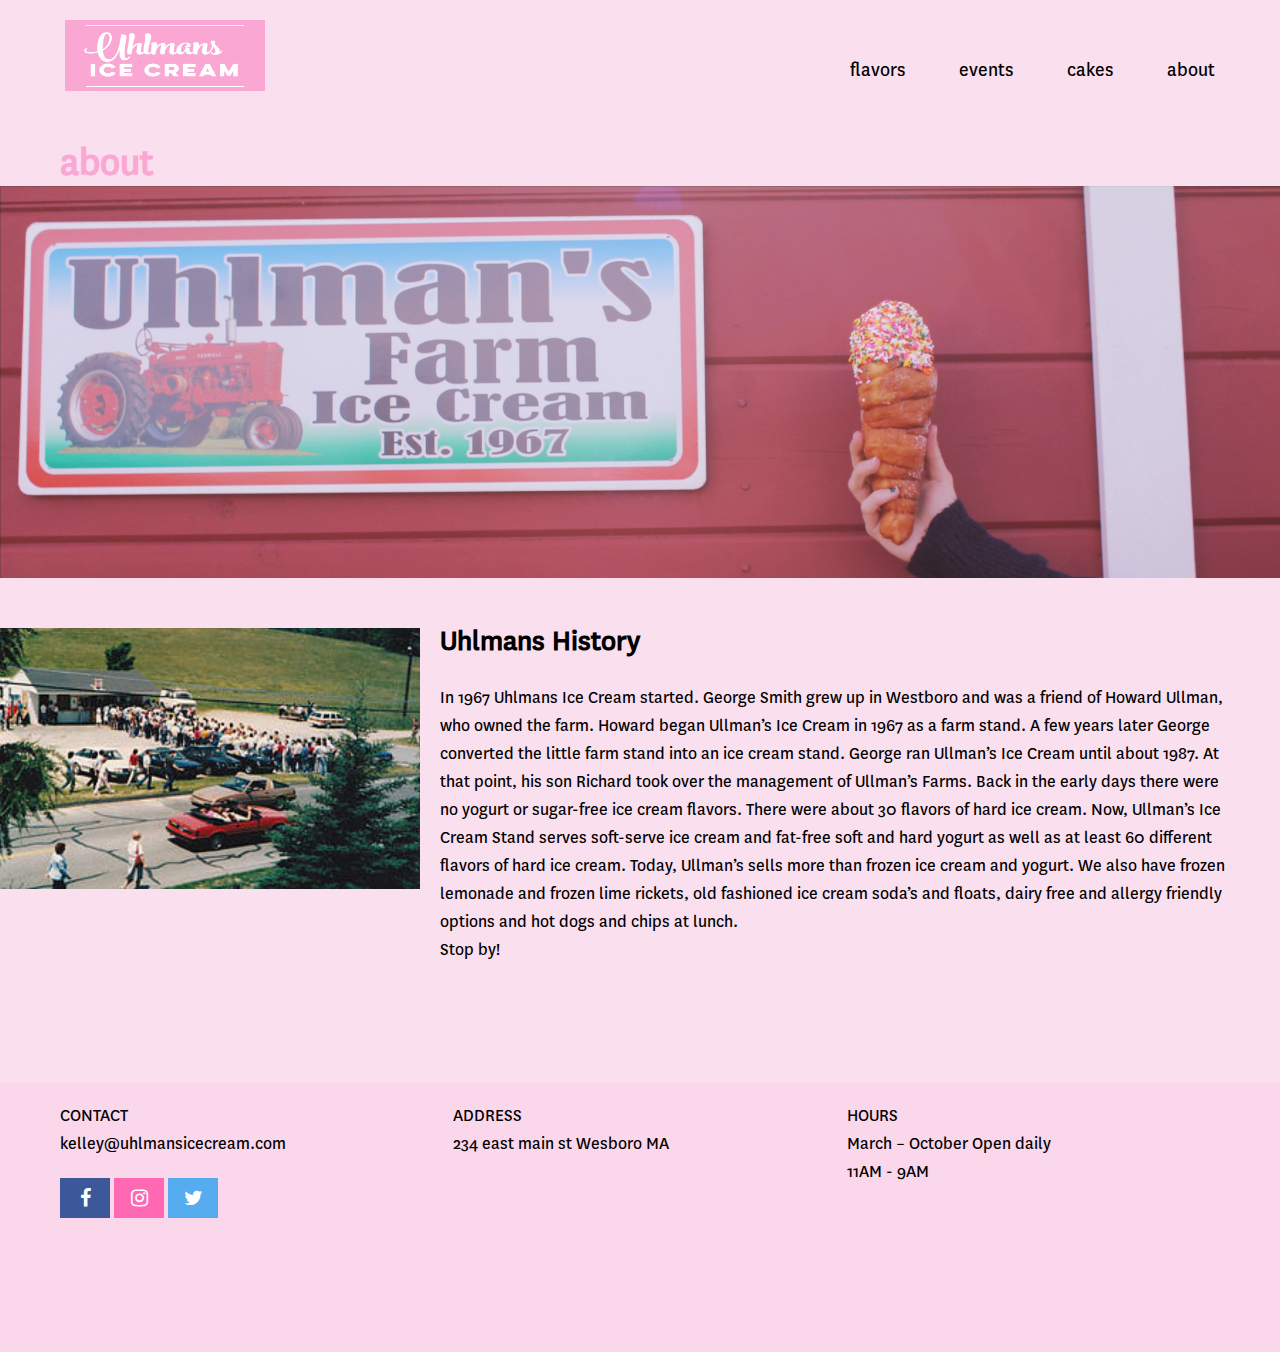
<file: about.html>
<html>
    <head> 
        <title>Cakes</title>
        <link type="text/css" rel="stylesheet" href="uhlmans_styles.css">
    </head>
    <body>

        <div class="topnav_right">
            <p>
                <a href="index.html"><img src="uhlmanslogo.png" alt="logo"></a>
            </p>
            <nav>
                <a href="flavors.html">flavors</a>
                <a href="events.html">events</a>
                <a href="cakes.html">cakes</a>
                <a href="about.html">about</a>
            </nav>
        </div>
        <h1 class="page_title">about</h1>
        <img src="about.jpg"> 



        <div class="bio_grid"> 
            <div id="name_and_bio">
                <h2 class="about_uhlmans"> Uhlmans History </h2> 
                <p>  In 1967 Uhlmans Ice Cream started. George Smith grew up in Westboro and was a friend of Howard Ullman, who owned the farm. Howard began Ullman’s Ice Cream in 1967 as a farm stand.  A few years later George converted the little farm stand into an ice cream stand. George ran Ullman’s Ice Cream until about 1987. At that point, his son Richard took over the management of Ullman’s Farms.

                    Back in the early days there were no yogurt or sugar-free ice cream flavors. There were about 30 flavors of hard ice cream.

                    Now, Ullman’s Ice Cream Stand serves soft-serve ice cream and fat-free soft and hard yogurt as well as at least 60 different flavors of hard ice cream.

                    Today, Ullman’s sells more than frozen ice cream and yogurt. We also have frozen lemonade and frozen lime rickets, old fashioned ice cream soda’s and floats, dairy free and allergy friendly options and hot dogs and chips at lunch. <br>

                    Stop by!</p>
            </div>
            <div class="bio_image">
                <img id="old_uhlmans" src="history.jpg">
            </div> 
        </div>

        <div class="footer_about">
            <div class="three_column_grid">
                <div class="container"><p>CONTACT <br>
                    kelley@uhlmansicecream.com</p>
                    <!--                    <img id="icons" src="social.png">-->
                    <link rel="stylesheet" href="https://cdnjs.cloudflare.com/ajax/libs/font-awesome/4.7.0/css/font-awesome.min.css">
                    <a href="https://www.facebook.com/UhlmansIceCream/" class="fa fa-facebook"></a>
                    <a href="https://www.instagram.com/uhlmansicecream/" class="fa fa-instagram"></a>
                    <a href="https://twitter.com/UhlmansIceCream" class="fa fa-twitter"></a>
                    
                </div>
                <div class="container"><p>ADDRESS <br>
                    234 east main st
                    Wesboro MA</p></div>
                <div class="container"><p>HOURS <br>
                    March – October Open daily<br>
                    11AM - 9AM</p></div>
            </div>


        </div>
        



    </body>
</html>
</file>
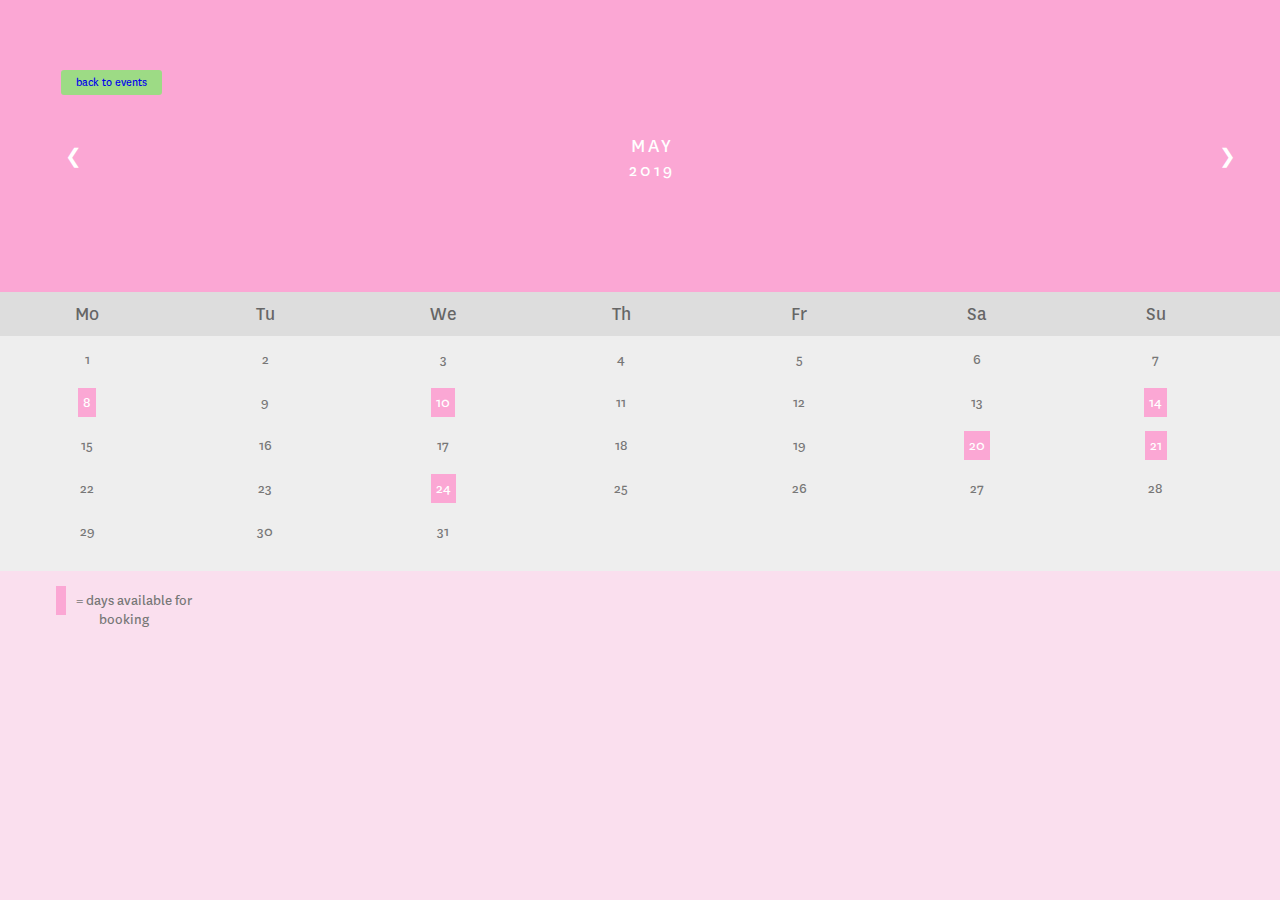
<file: calander.html>
<html>
    <head> 
        <title>Calander</title>
        <link type="text/css" rel="stylesheet" href="uhlmans_styles.css">
    </head>
    
    <body>
          
    <div class="month"> 
        <a href="events.html" class="back_to_events_button">back to events</a><br>
     
  <ul>
    <li class="prev">&#10094;</li>
    <li class="next">&#10095;</li>
    <li>May<br><span style="font-size:18px">2019</span></li>
  </ul>
</div>

<ul class="weekdays">
  <li>Mo</li>
  <li>Tu</li>
  <li>We</li>
  <li>Th</li>
  <li>Fr</li>
  <li>Sa</li>
  <li>Su</li>
</ul>

<ul class="days"> 
  <li>1</li>
  <li>2</li>
  <li>3</li>
  <li>4</li>
  <li>5</li>
  <li>6</li>
  <li>7</li>
    <li><span class="active">8</span></li>
  <li>9</li>
  <li><span class="active">10</span></li>
  <li>11</li>
  <li>12</li>
  <li>13</li>
    <li><span class="active">14</span></li>
  <li>15</li>
  <li>16</li>
  <li>17</li>
  <li>18</li>
  <li>19</li>
    <li><span class="active">20</span></li>
    <li><span class="active">21</span></li>
  <li>22</li>
  <li>23</li>
    <li><span class="active">24</span></li>
  <li>25</li>
  <li>26</li>
  <li>27</li>
  <li>28</li>
  <li>29</li>
  <li>30</li>
  <li>31</li>
  
</ul>
        <ul class="days_2"> 
            <li><span class="active"></span>= days available for booking</li>

        
        </ul>
        

    
    </body>
</file>
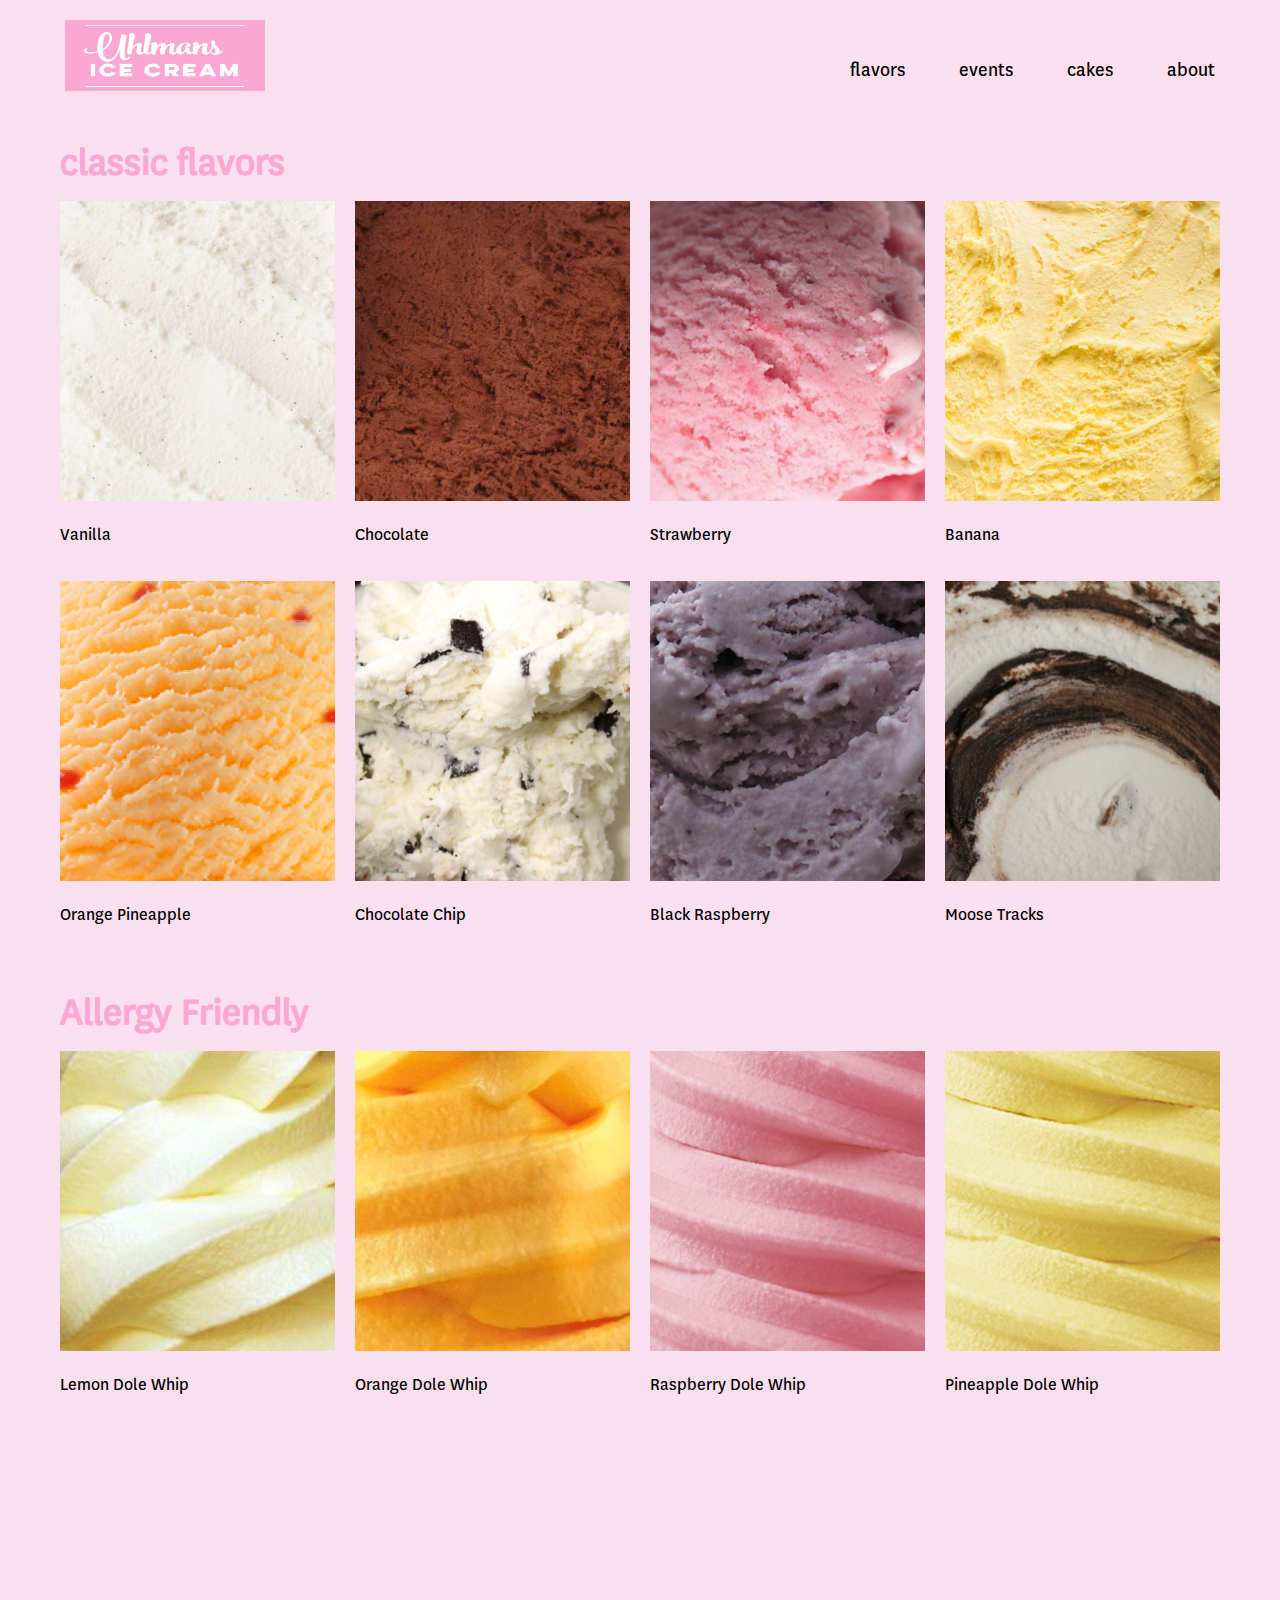
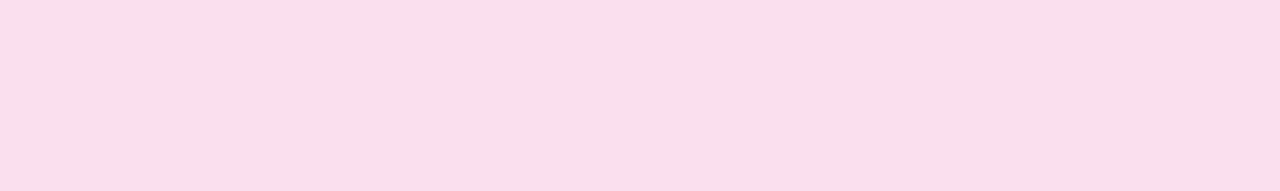
<file: flavors.html>
<html>
    <head> 
        <title>Flavors</title>
        <link type="text/css" rel="stylesheet" href="uhlmans_styles.css">

    </head>
    <body>

        <div class="topnav_right">
            <p>
                <a href="index.html"><img src="uhlmanslogo.png" alt="logo"></a>
            </p>
            <nav>
                <a href="flavors.html">flavors</a>
                <a href="events.html">events</a>
                <a href="cakes.html">cakes</a>
                <a href="about.html">about</a>
            </nav>
        </div>


        <!--
<div id="grid_parent">

</div>
-->
    <h1 class="page_title">classic flavors</h1>

        <div id="thumbnail_grid">

            <div class="image_container"><img src="vanilla.jpg"><p>Vanilla</p></div>
            <div class="image_container"><img src="choco.jpg"><p>Chocolate</p></div>
            <div class="image_container"><img src="straw.jpg"><p>Strawberry</p></div>
            <div class="image_container"><img src="banana.jpg"><p>Banana</p></div>
            <div class="image_container"><img src="orangepin.jpg"><p>Orange Pineapple</p></div>
            <div class="image_container"><img src="chocolatechip.jpg"><p>Chocolate Chip</p></div>
            <div class="image_container"><img src="blackrasp.jpg"><p>Black Raspberry</p></div>
            <div class="image_container"><img src="moosetracks.jpg"><p>Moose Tracks</p></div>
        </div>
        
        <h1 class="page_title">Allergy Friendly</h1>

        <div id="thumbnail_grid">

            <div class="image_container"><img src="lemon.jpg"><p>Lemon Dole Whip</p></div>
            <div class="image_container"><img src="orange.jpg"><p>Orange Dole Whip</p></div>
            <div class="image_container"><img src="raspberry.jpg"><p>Raspberry Dole Whip</p></div>
            <div class="image_container"><img src="pinneapple.jpg"><p>Pineapple Dole Whip</p></div>
        </div>

    </body>

</html>
</file>
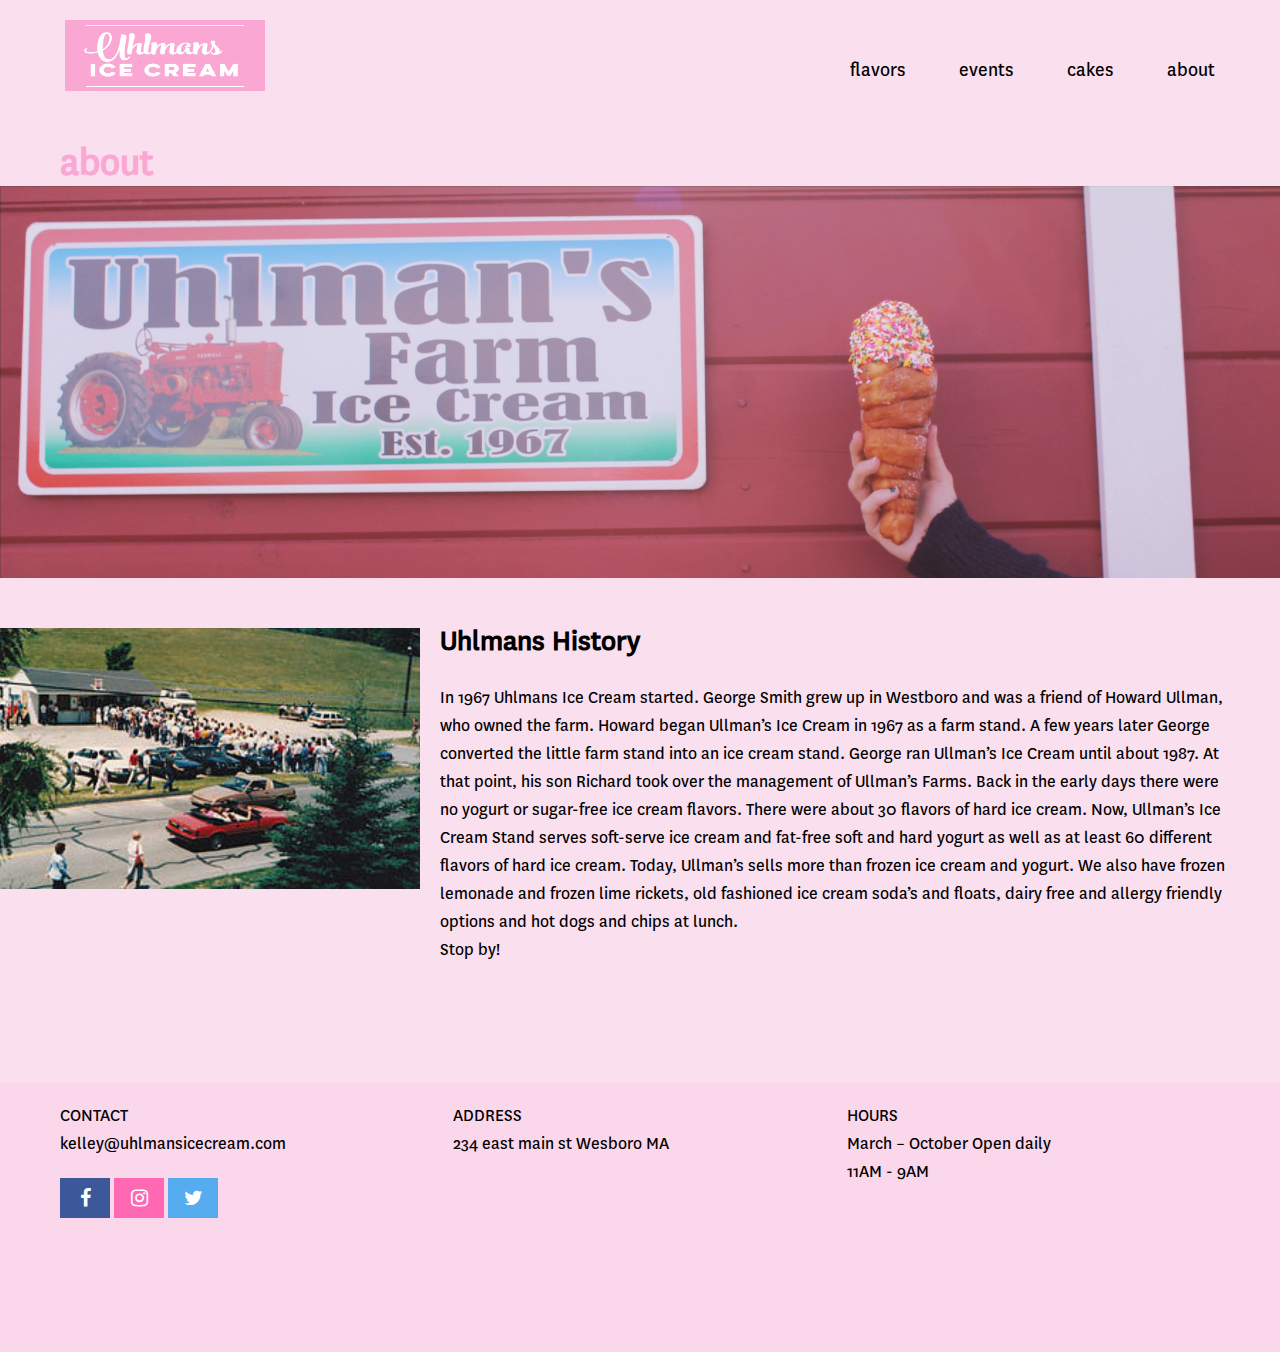
<file: project2/about.html>
<html>
    <head> 
        <title>Cakes</title>
        <link type="text/css" rel="stylesheet" href="uhlmans_styles.css">
    </head>
    <body>

        <div class="topnav_right">
            <p>
                <a href="uhlmans_home.html"><img src="uhlmanslogo.png" alt="logo"></a>
            </p>
            <nav>
                <a href="flavors.html">flavors</a>
                <a href="events.html">events</a>
                <a href="cakes.html">cakes</a>
                <a href="about.html">about</a>
            </nav>
        </div>
        <h1 class="page_title">about</h1>
        <img src="about.jpg"> 



        <div class="bio_grid"> 
            <div id="name_and_bio">
                <h2 class="about_uhlmans"> Uhlmans History </h2> 
                <p>  In 1967 Uhlmans Ice Cream started. George Smith grew up in Westboro and was a friend of Howard Ullman, who owned the farm. Howard began Ullman’s Ice Cream in 1967 as a farm stand.  A few years later George converted the little farm stand into an ice cream stand. George ran Ullman’s Ice Cream until about 1987. At that point, his son Richard took over the management of Ullman’s Farms.

                    Back in the early days there were no yogurt or sugar-free ice cream flavors. There were about 30 flavors of hard ice cream.

                    Now, Ullman’s Ice Cream Stand serves soft-serve ice cream and fat-free soft and hard yogurt as well as at least 60 different flavors of hard ice cream.

                    Today, Ullman’s sells more than frozen ice cream and yogurt. We also have frozen lemonade and frozen lime rickets, old fashioned ice cream soda’s and floats, dairy free and allergy friendly options and hot dogs and chips at lunch. <br>

                    Stop by!</p>
            </div>
            <div class="bio_image">
                <img id="old_uhlmans" src="history.jpg">
            </div> 
        </div>

        <div class="footer_about">
            <div class="three_column_grid">
                <div class="container"><p>CONTACT <br>
                    kelley@uhlmansicecream.com</p>
                    <!--                    <img id="icons" src="social.png">-->
                    <link rel="stylesheet" href="https://cdnjs.cloudflare.com/ajax/libs/font-awesome/4.7.0/css/font-awesome.min.css">
                    <a href="https://www.facebook.com/UhlmansIceCream/" class="fa fa-facebook"></a>
                    <a href="https://www.instagram.com/uhlmansicecream/" class="fa fa-instagram"></a>
                    <a href="https://twitter.com/UhlmansIceCream" class="fa fa-twitter"></a>
                    
                </div>
                <div class="container"><p>ADDRESS <br>
                    234 east main st
                    Wesboro MA</p></div>
                <div class="container"><p>HOURS <br>
                    March – October Open daily<br>
                    11AM - 9AM</p></div>
            </div>


        </div>
        



    </body>
</html>
</file>
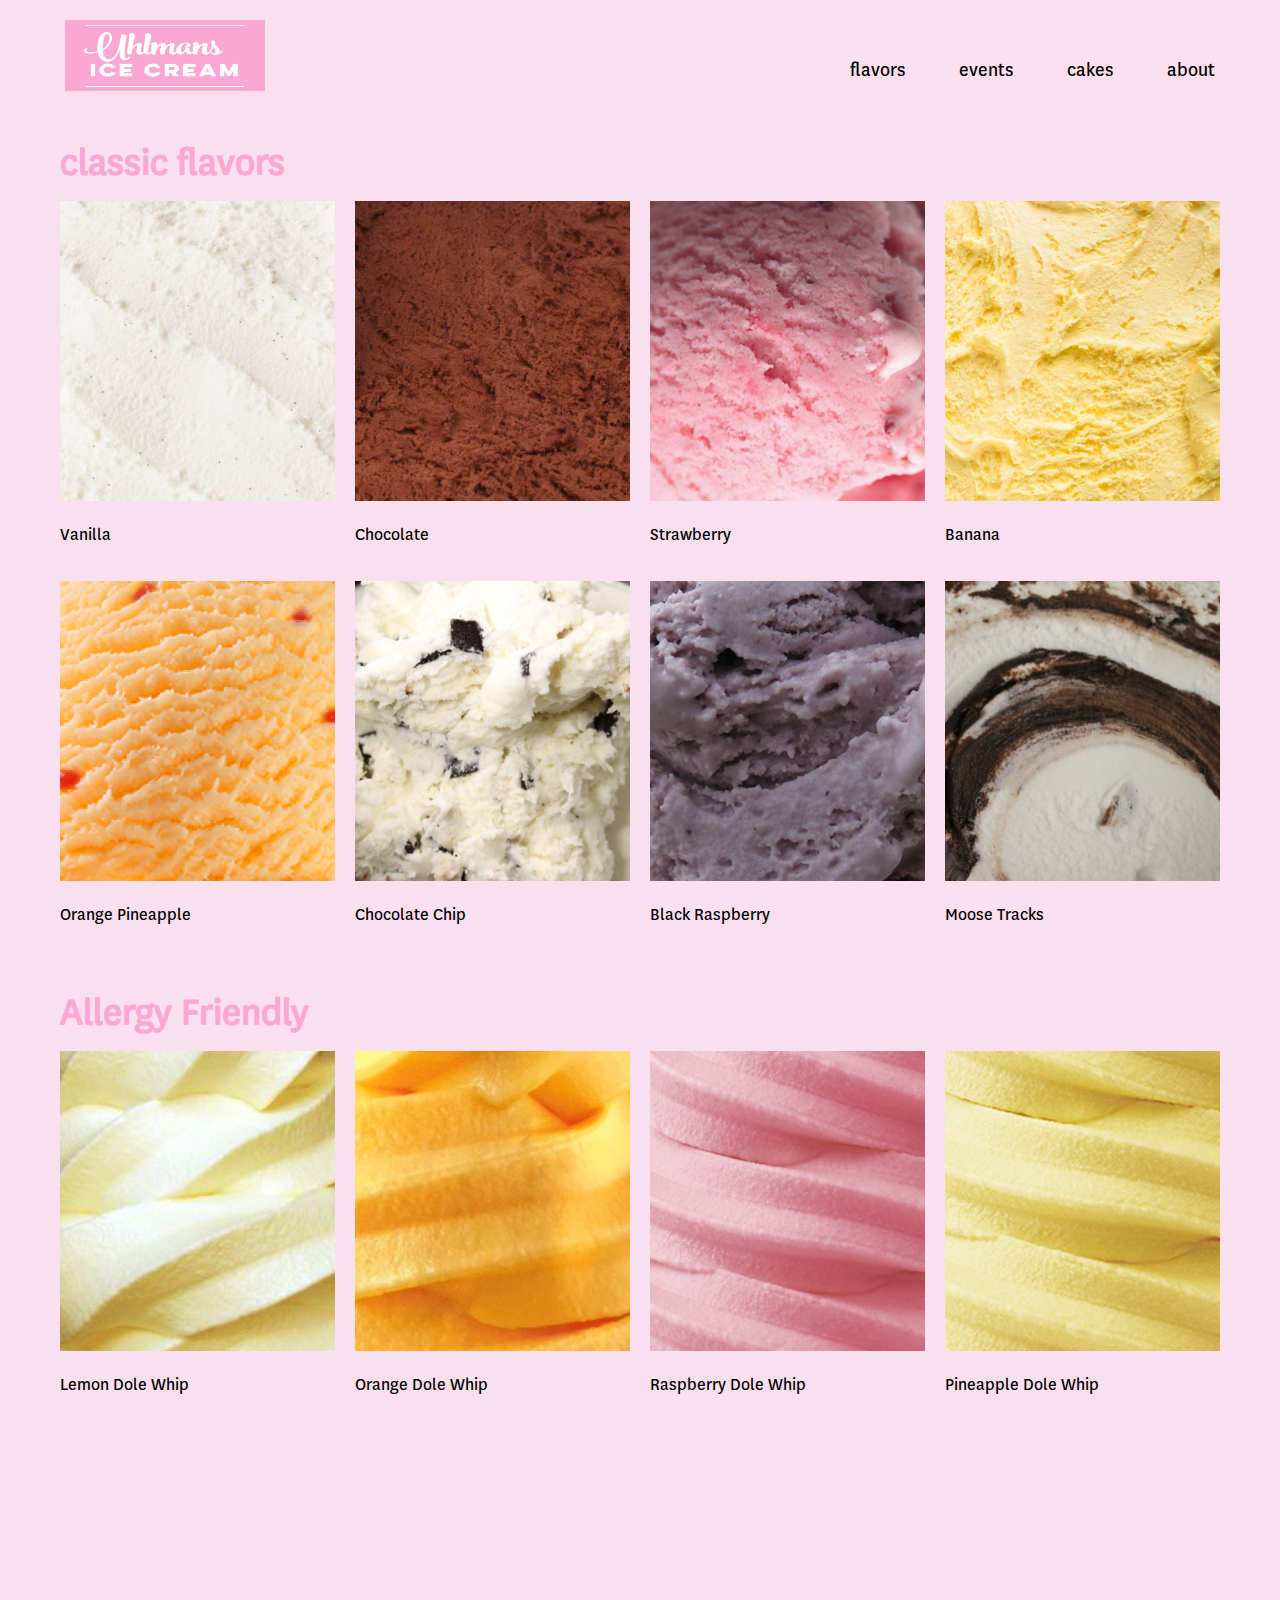
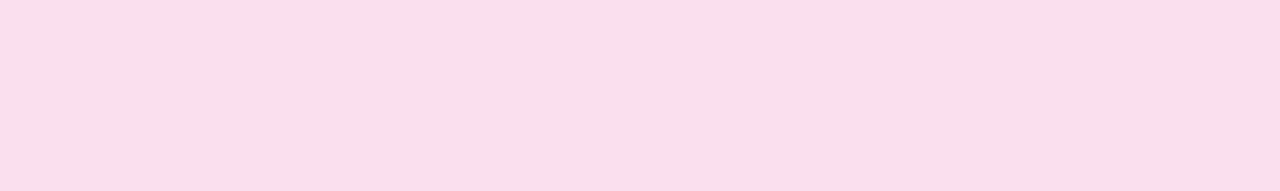
<file: project2/flavors.html>
<html>
    <head> 
        <title>Flavors</title>
        <link type="text/css" rel="stylesheet" href="uhlmans_styles.css">

    </head>
    <body>

        <div class="topnav_right">
            <p>
                <a href="uhlmans_home.html"><img src="uhlmanslogo.png" alt="logo"></a>
            </p>
            <nav>
                <a href="flavors.html">flavors</a>
                <a href="events.html">events</a>
                <a href="cakes.html">cakes</a>
                <a href="about.html">about</a>
            </nav>
        </div>


        <!--
<div id="grid_parent">

</div>
-->
    <h1 class="page_title">classic flavors</h1>

        <div id="thumbnail_grid">

            <div class="image_container"><img src="vanilla.jpg"><p>Vanilla</p></div>
            <div class="image_container"><img src="choco.jpg"><p>Chocolate</p></div>
            <div class="image_container"><img src="straw.jpg"><p>Strawberry</p></div>
            <div class="image_container"><img src="banana.jpg"><p>Banana</p></div>
            <div class="image_container"><img src="orangepin.jpg"><p>Orange Pineapple</p></div>
            <div class="image_container"><img src="chocolatechip.jpg"><p>Chocolate Chip</p></div>
            <div class="image_container"><img src="blackrasp.jpg"><p>Black Raspberry</p></div>
            <div class="image_container"><img src="moosetracks.jpg"><p>Moose Tracks</p></div>
        </div>
        
        <h1 class="page_title">Allergy Friendly</h1>

        <div id="thumbnail_grid">

            <div class="image_container"><img src="lemon.jpg"><p>Lemon Dole Whip</p></div>
            <div class="image_container"><img src="orange.jpg"><p>Orange Dole Whip</p></div>
            <div class="image_container"><img src="raspberry.jpg"><p>Raspberry Dole Whip</p></div>
            <div class="image_container"><img src="pinneapple.jpg"><p>Pineapple Dole Whip</p></div>
        </div>

    </body>

</html>
</file>
<file: uhlmans_styles.css>
@font-face { 
    font-family:National; 
    src: url(fonts/National-Regular.otf); 
    font-weight: 400 ; 
}

body { 
    background-color: #FADFEE;
    font-family: National; 
    font-size: 20px; 
    margin: 0; 
}

h1.page_title {
    font-family: National;
    font-weight: bold;
    color: #FBA7D4;
    /*    grid-column-start: 2 ;*/
    /*    grid-column-end: 3;*/
    padding: 20px ;
    margin-left: 40px; 
    padding-bottom: 0;
    margin-bottom: 0;

}

body.homepage{
    background-image: url(background.jpg);
    background-size: cover; 
    background-repeat: no-repeat;
}

body.events{
    background-image: url(events.png);
    background-size: cover; 
    background-repeat: no-repeat;
}

body.cakes{
    background-image: url(cakes.png);
    background-size: 90%; 
    background-repeat: no-repeat;

}

.topnav_right {
    /*    float: right;*/
    margin: 20px;
    /*    grid-row-start: span / 3;*/
    height: 71 ;
    display: grid ;
    grid-template-columns: repeat(2, 1fr) ; 
    align-items: center ;
    padding-right: 20px;
}

.topnav_right p {
    margin-top: 0 ;    
    margin-bottom: 0 ;    
}

.topnav_right nav {
    text-align: right ;
}

.topnav_right a { 
    color: #000000 ;
    text-decoration: none;
    padding: 25px;
    margin: 0;
}

.topnav_right img {
    width: 200px;
    height: 71px;
    /*    float: left;*/
        padding-left: 20px;
}

/* White links on the homepage. */
.white_links a {
    color: #ffffff;    
}

a:hover {
    color: #FBA7D4;  
}

.button {
    margin-top: 12em ;
    margin-left: 1.8em; 
    color: #ffffff;
    background-color: #FBA7D4; 
    border: none;
    padding: 10px 25px;
    text-align: center;
    text-decoration: none;
    display: inline-block;
    font-size: 40px;
    transition: all .3s ease ;
    border-radius: 3px;
}

.calendar_button {
    margin-top: 20em ;
    margin-left: 3.5em;
    background-color: #E18DE3; 
    border: none;
    padding: 11px 25px;
    text-align: center;
    text-decoration: none;
    display: inline-block;
    font-size: 20px;
    transition: all .3s ease ;
    border-radius: 3px;
}

.booking_button {
    margin-top: 1em ;
    margin-left: 3.5em;
    background-color: #9DDB85; 
    border: none;
    padding: 11px 27px;
    text-align: center;
    text-decoration: none;
    display: inline-block;
    font-size: 20px;
    transition: all .3s ease ;
    border-radius: 3px;
}

.calendar_button:hover {
    background-color: #A03FA2;
    color: white;
    text-decoration: none;
}

.booking_button:hover {
    background-color: #4BB423;
    color: white;

}

.order_now {
    margin-top: 1em ;
    margin-left: 3em;
    background-color: #FBA7D4; 
    border: none;
    padding: 11px 27px;
    text-align: center;
    text-decoration: none;
    display: inline-block;
    font-size: 20px;
    transition: all .3s ease ;
    border-radius: 3px;
}

.order_now:hover {
    background-color: #9DDB85;
    color: white;

}

.button:hover {
    background-color: #A03FA2;
    color: white;

}

.image_container img { 
    width: 100% ;
    height: 100% ;
    object-fit: cover ;
} 


.column {
    display: grid;
    grid-template-columns: 800px 800px 800px 800px;
    grid-gap: 1px;
}

.column img {
    margin-top: 20px;
    /*    vertical-align: middle;*/
    object-fit: cover;

}

#grid_parent {
    display: grid; 
    grid-template-columns: 1fr 1fr 1fr 1fr; 

}

#thumbnail_grid {
    display: grid; 
    grid-template-columns: 1fr 1fr 1fr 1fr;
    grid-template-rows: repeat(2, 300px) ; /* Only for 2 rows. */
    grid-column-gap: 20px; 
    grid-row-gap: 80px;  
            padding: 60px;
    padding-top: 15px;

    /*    margin-top: 100px;*/



}

ul {list-style-type: none;}


/* Month header */
.month {
    padding: 70px 25px;
    width: 98%;
    background: #FBA7D4;
    text-align: center;
}

/* Month list */
.month ul {
    margin: 40;
    padding: 0;
}

.month ul li {
    color: white;
    /*    padding-top: 20px;*/
    font-size: 20px;
    text-transform: uppercase;
    letter-spacing: 3px;
}

/* Previous button inside month header */
.month .prev {
    float: left;
    padding-top: 10px;
}

/* Next button */
.month .next {
    float: right;
    padding-top: 10px;
}

/* Weekdays (Mon-Sun) */
.weekdays {
    margin: 0;
    padding: 10px 0;
    background-color:#ddd;
}

.weekdays li {
    display: inline-block;
    width: 13.6%;
    color: #666;
    text-align: center;
}

/* Days (1-31) */
.days {
    padding: 10px 0;
    background: #eee;
    margin: 0;
}

.days li {
    list-style-type: none;
    display: inline-block;
    width: 13.6%;
    text-align: center;
    margin-bottom: 20px;
    font-size:15px;
    color: #777;
}

/* Highlight the "current" day */
.days li .active {
    padding: 5px;
    background: #FBA7D4;
    color: white !important
}

.days_2 li {
    list-style-type: none;
    display: inline-block;
    width: 13.6%;
    text-align: center;
    margin-bottom: 0px;
    font-size:15px;
    color: #777;
}


/* Highlight the "current" day */
.days_2 li .active {
    padding: 5px;
    background: #FBA7D4;
    color: white !important;
    margin-right: 10px;
}



.back_to_events_button {
    float: left; 
    margin-top: 0em ;
    margin-left: 3em;
    background-color: #9DDB85; 
    border: none;
    padding: 5px 15px;
    text-align: center;
    text-decoration: none;
    display: inline-block;
    font-size: 12px;
    transition: all .3s ease ;
    border-radius: 3px;
}

.back_to_events_button:hover {
    background-color: #4BB423;
    color: white;

}

img {
    width: 100%;
    height: ;
    margin-bottom: 20px;
}

.bio_image {
    grid-column-start: 1 ;
    grid-column-end: 2 ;  
    grid-row-start: 1 ;
    grid-row-end: 2 ;
    margin-top: 30px ;
}

.bio_grid {
    display: grid; 
    grid-template-columns: .5fr 1fr ; 
    grid-template-rows: 1fr ; 
    grid-column-gap: 20px; 
    margin-bottom: 100px;  
    
}

p {
    font-size: 18px; 
    line-height: 28px; 
}

#name_and_bio {
   margin-right: 40px;
}

.three_column_grid {
    display: grid ;
    grid-template-columns: 1fr 1fr 1fr;
    grid-column-gap: 20px; 
    grid-row-gap: 40px;  
    padding: 60px; 
    padding-bottom: 0px;
    padding-top: 20px;
    margin-top: 0px;

}

.cakes_paragraph {
    font-size: 18px; 
    line-height: 28px;
    padding-left: 55px; 
    font-weight: bolder;
    margin-bottom: 0;
}

.cake_description {
    font-size: 18px; 
    line-height: 28px;
    padding-left: 55px; 
    margin-bottom: 0;
}

.image_container p {
    margin-top: 0px;
    margin-bottom: 20px;
}

.three_column_grid p{
     margin-top: 0px;
    margin-bottom: 20px;
}

.footer_about{
    background-color: #FAD7EA;
    height: 30%;
    width: 100%;
}

container, #icons{
    width: 50px; 
    height: 10px; 
   
}

.fa {
  padding: 10px;
  font-size: 30px;
  width: 30px;
  text-align: center;
  text-decoration: none;
}

/* Add a hover effect if you want */
.fa:hover {
  opacity: 0.7;
}

/* Set a specific color for each brand */

/* Facebook */
.fa-facebook {
  background: #3B5998;
  color: white;
}

.fa-instagram {
  background: hotpink;
  color: white;
}

/* Twitter */
.fa-twitter {
  background: #55ACEE;
  color: white;
    
    }
</file>
<file: project2/uhlmans_styles.css>
@font-face { 
    font-family:National; 
    src: url(fonts/National-Regular.otf); 
    font-weight: 400 ; 
}

body { 
    background-color: #FADFEE;
    font-family: National; 
    font-size: 20px; 
    margin: 0; 
}

h1.page_title {
    font-family: National;
    font-weight: bold;
    color: #FBA7D4;
    /*    grid-column-start: 2 ;*/
    /*    grid-column-end: 3;*/
    padding: 20px ;
    margin-left: 40px; 
    padding-bottom: 0;
    margin-bottom: 0;

}

body.homepage{
    background-image: url(background.jpg);
    background-size: cover; 
    background-repeat: no-repeat;
}

body.events{
    background-image: url(events.png);
    background-size: cover; 
    background-repeat: no-repeat;
}

body.cakes{
    background-image: url(cakes.png);
    background-size: 90%; 
    background-repeat: no-repeat;

}

.topnav_right {
    /*    float: right;*/
    margin: 20px;
    /*    grid-row-start: span / 3;*/
    height: 71 ;
    display: grid ;
    grid-template-columns: repeat(2, 1fr) ; 
    align-items: center ;
    padding-right: 20px;
}

.topnav_right p {
    margin-top: 0 ;    
    margin-bottom: 0 ;    
}

.topnav_right nav {
    text-align: right ;
}

.topnav_right a { 
    color: #000000 ;
    text-decoration: none;
    padding: 25px;
    margin: 0;
}

.topnav_right img {
    width: 200px;
    height: 71px;
    /*    float: left;*/
        padding-left: 20px;
}

/* White links on the homepage. */
.white_links a {
    color: #ffffff;    
}

a:hover {
    color: #FBA7D4;  
}

.button {
    margin-top: 12em ;
    margin-left: 1.8em; 
    color: #ffffff;
    background-color: #FBA7D4; 
    border: none;
    padding: 10px 25px;
    text-align: center;
    text-decoration: none;
    display: inline-block;
    font-size: 40px;
    transition: all .3s ease ;
    border-radius: 3px;
}

.calendar_button {
    margin-top: 20em ;
    margin-left: 3.5em;
    background-color: #E18DE3; 
    border: none;
    padding: 11px 25px;
    text-align: center;
    text-decoration: none;
    display: inline-block;
    font-size: 20px;
    transition: all .3s ease ;
    border-radius: 3px;
}

.booking_button {
    margin-top: 1em ;
    margin-left: 3.5em;
    background-color: #9DDB85; 
    border: none;
    padding: 11px 27px;
    text-align: center;
    text-decoration: none;
    display: inline-block;
    font-size: 20px;
    transition: all .3s ease ;
    border-radius: 3px;
}

.calendar_button:hover {
    background-color: #A03FA2;
    color: white;
    text-decoration: none;
}

.booking_button:hover {
    background-color: #4BB423;
    color: white;

}

.order_now {
    margin-top: 1em ;
    margin-left: 3em;
    background-color: #FBA7D4; 
    border: none;
    padding: 11px 27px;
    text-align: center;
    text-decoration: none;
    display: inline-block;
    font-size: 20px;
    transition: all .3s ease ;
    border-radius: 3px;
}

.order_now:hover {
    background-color: #9DDB85;
    color: white;

}

.button:hover {
    background-color: #A03FA2;
    color: white;

}

.image_container img { 
    width: 100% ;
    height: 100% ;
    object-fit: cover ;
} 


.column {
    display: grid;
    grid-template-columns: 800px 800px 800px 800px;
    grid-gap: 1px;
}

.column img {
    margin-top: 20px;
    /*    vertical-align: middle;*/
    object-fit: cover;

}

#grid_parent {
    display: grid; 
    grid-template-columns: 1fr 1fr 1fr 1fr; 

}

#thumbnail_grid {
    display: grid; 
    grid-template-columns: 1fr 1fr 1fr 1fr;
    grid-template-rows: repeat(2, 300px) ; /* Only for 2 rows. */
    grid-column-gap: 20px; 
    grid-row-gap: 80px;  
            padding: 60px;
    padding-top: 15px;

    /*    margin-top: 100px;*/



}

ul {list-style-type: none;}


/* Month header */
.month {
    padding: 70px 25px;
    width: 98%;
    background: #FBA7D4;
    text-align: center;
}

/* Month list */
.month ul {
    margin: 40;
    padding: 0;
}

.month ul li {
    color: white;
    /*    padding-top: 20px;*/
    font-size: 20px;
    text-transform: uppercase;
    letter-spacing: 3px;
}

/* Previous button inside month header */
.month .prev {
    float: left;
    padding-top: 10px;
}

/* Next button */
.month .next {
    float: right;
    padding-top: 10px;
}

/* Weekdays (Mon-Sun) */
.weekdays {
    margin: 0;
    padding: 10px 0;
    background-color:#ddd;
}

.weekdays li {
    display: inline-block;
    width: 13.6%;
    color: #666;
    text-align: center;
}

/* Days (1-31) */
.days {
    padding: 10px 0;
    background: #eee;
    margin: 0;
}

.days li {
    list-style-type: none;
    display: inline-block;
    width: 13.6%;
    text-align: center;
    margin-bottom: 20px;
    font-size:15px;
    color: #777;
}

/* Highlight the "current" day */
.days li .active {
    padding: 5px;
    background: #FBA7D4;
    color: white !important
}

.days_2 li {
    list-style-type: none;
    display: inline-block;
    width: 13.6%;
    text-align: center;
    margin-bottom: 0px;
    font-size:15px;
    color: #777;
}


/* Highlight the "current" day */
.days_2 li .active {
    padding: 5px;
    background: #FBA7D4;
    color: white !important;
    margin-right: 10px;
}



.back_to_events_button {
    float: left; 
    margin-top: 0em ;
    margin-left: 3em;
    background-color: #9DDB85; 
    border: none;
    padding: 5px 15px;
    text-align: center;
    text-decoration: none;
    display: inline-block;
    font-size: 12px;
    transition: all .3s ease ;
    border-radius: 3px;
}

.back_to_events_button:hover {
    background-color: #4BB423;
    color: white;

}

img {
    width: 100%;
    height: ;
    margin-bottom: 20px;
}

.bio_image {
    grid-column-start: 1 ;
    grid-column-end: 2 ;  
    grid-row-start: 1 ;
    grid-row-end: 2 ;
    margin-top: 30px ;
}

.bio_grid {
    display: grid; 
    grid-template-columns: .5fr 1fr ; 
    grid-template-rows: 1fr ; 
    grid-column-gap: 20px; 
    margin-bottom: 100px;  
    
}

p {
    font-size: 18px; 
    line-height: 28px; 
}

#name_and_bio {
   margin-right: 40px;
}

.three_column_grid {
    display: grid ;
    grid-template-columns: 1fr 1fr 1fr;
    grid-column-gap: 20px; 
    grid-row-gap: 40px;  
    padding: 60px; 
    padding-bottom: 0px;
    padding-top: 20px;
    margin-top: 0px;

}

.cakes_paragraph {
    font-size: 18px; 
    line-height: 28px;
    padding-left: 55px; 
    font-weight: bolder;
    margin-bottom: 0;
}

.cake_description {
    font-size: 18px; 
    line-height: 28px;
    padding-left: 55px; 
    margin-bottom: 0;
}

.image_container p {
    margin-top: 0px;
    margin-bottom: 20px;
}

.three_column_grid p{
     margin-top: 0px;
    margin-bottom: 20px;
}

.footer_about{
    background-color: #FAD7EA;
    height: 30%;
    width: 100%;
}

container, #icons{
    width: 50px; 
    height: 10px; 
   
}

.fa {
  padding: 10px;
  font-size: 30px;
  width: 30px;
  text-align: center;
  text-decoration: none;
}

/* Add a hover effect if you want */
.fa:hover {
  opacity: 0.7;
}

/* Set a specific color for each brand */

/* Facebook */
.fa-facebook {
  background: #3B5998;
  color: white;
}

.fa-instagram {
  background: hotpink;
  color: white;
}

/* Twitter */
.fa-twitter {
  background: #55ACEE;
  color: white;
    
    }
</file>
